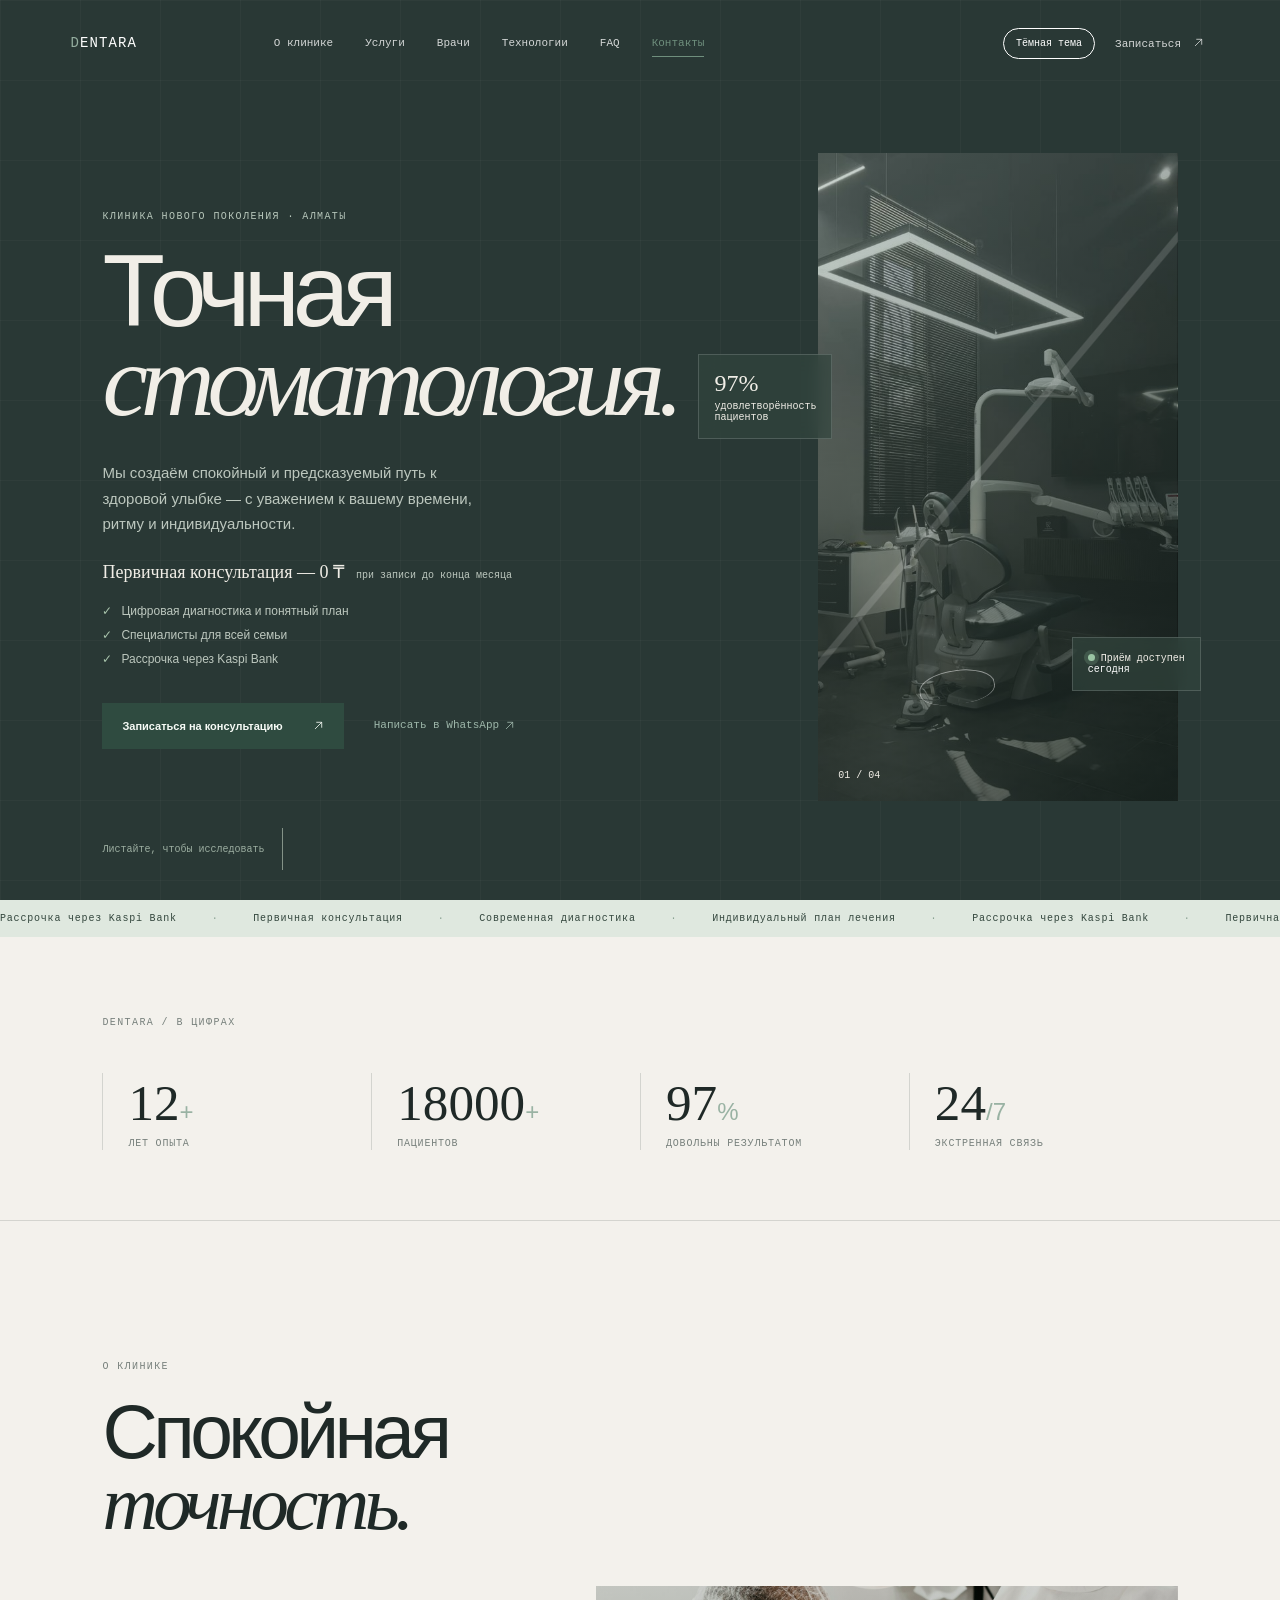
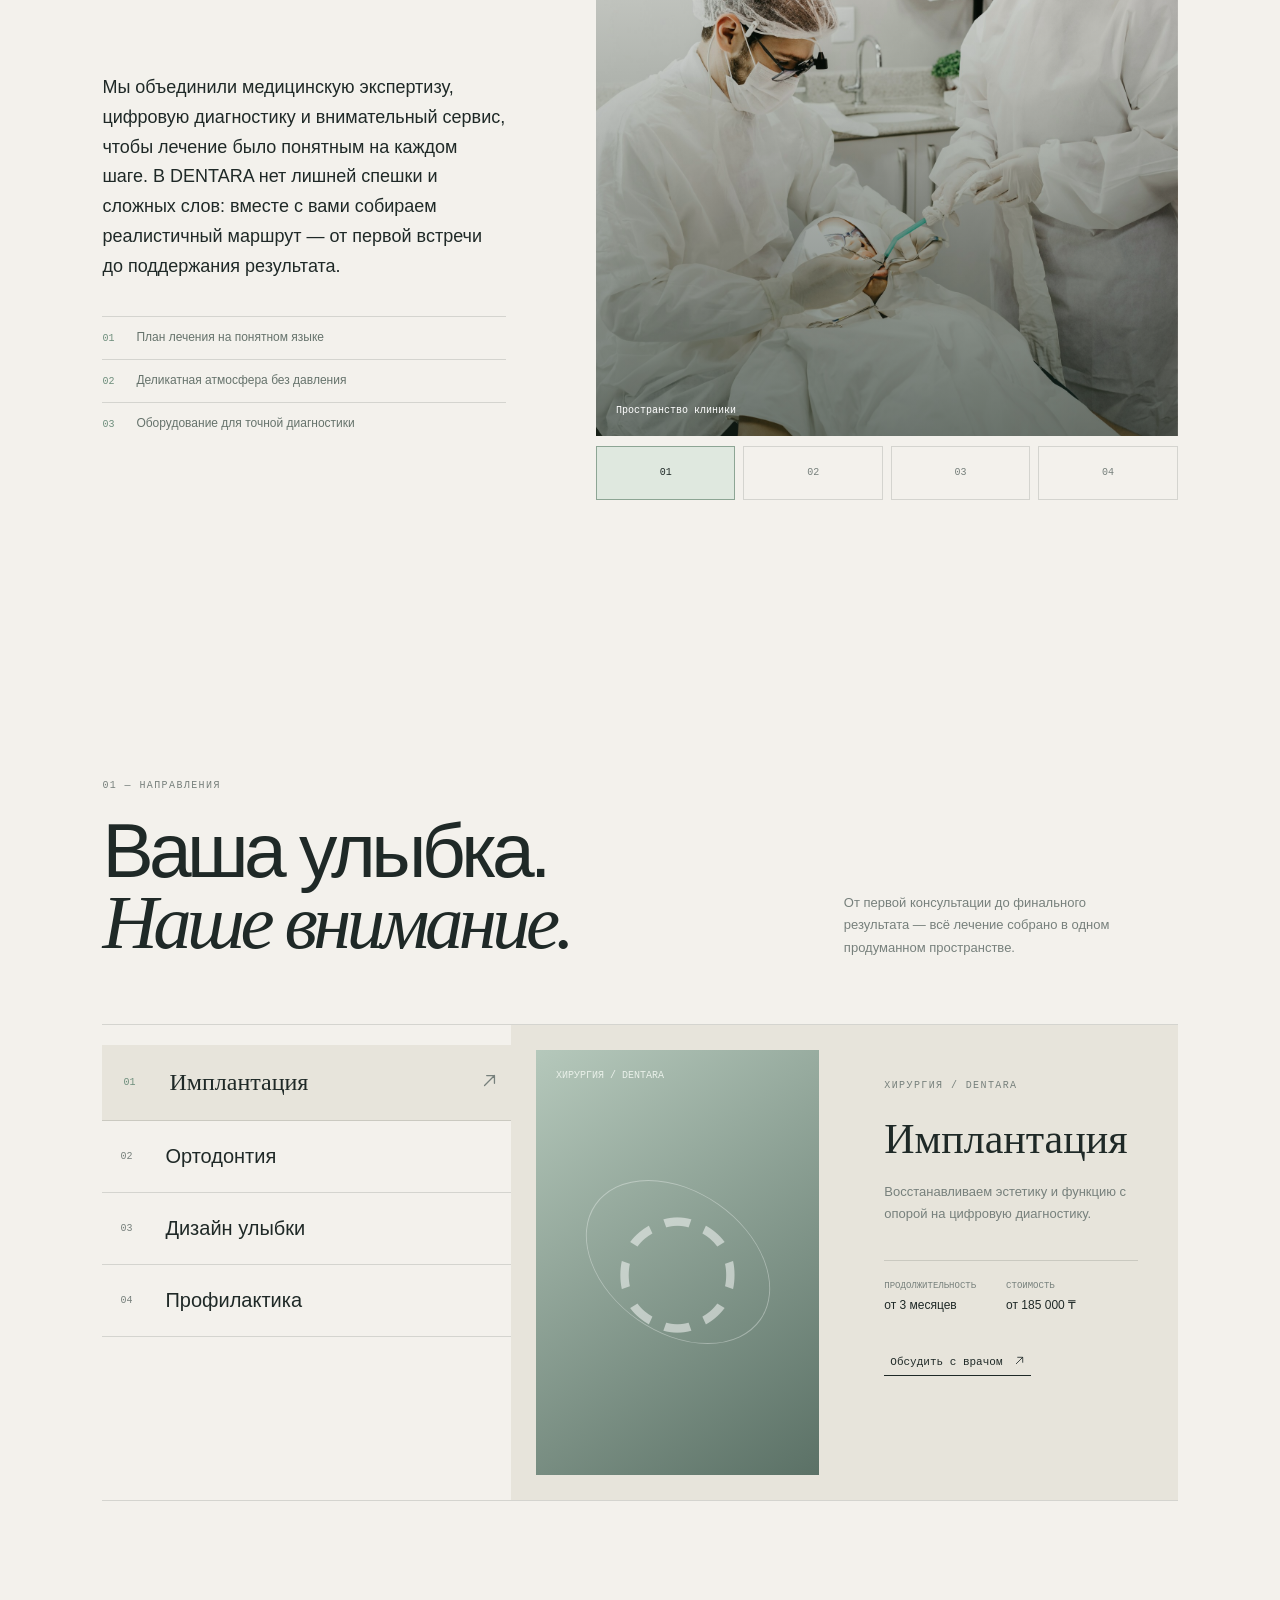
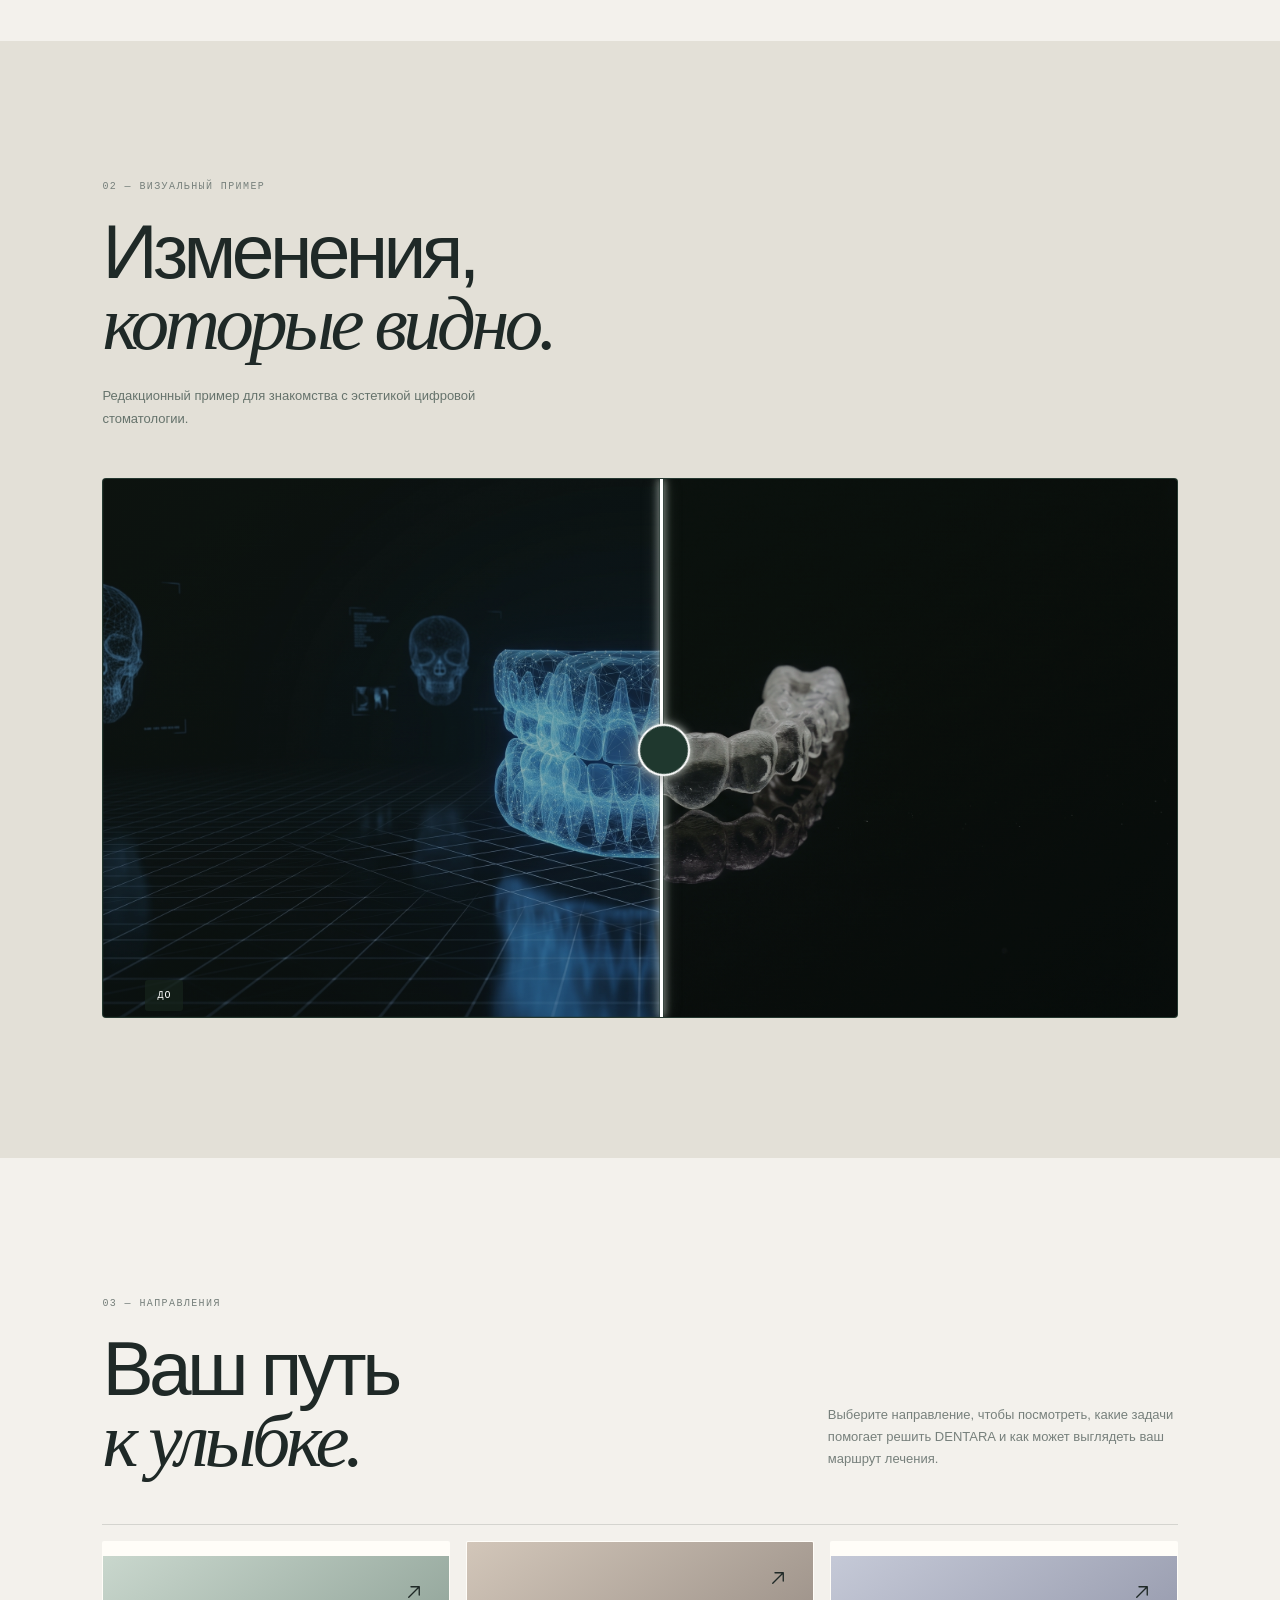
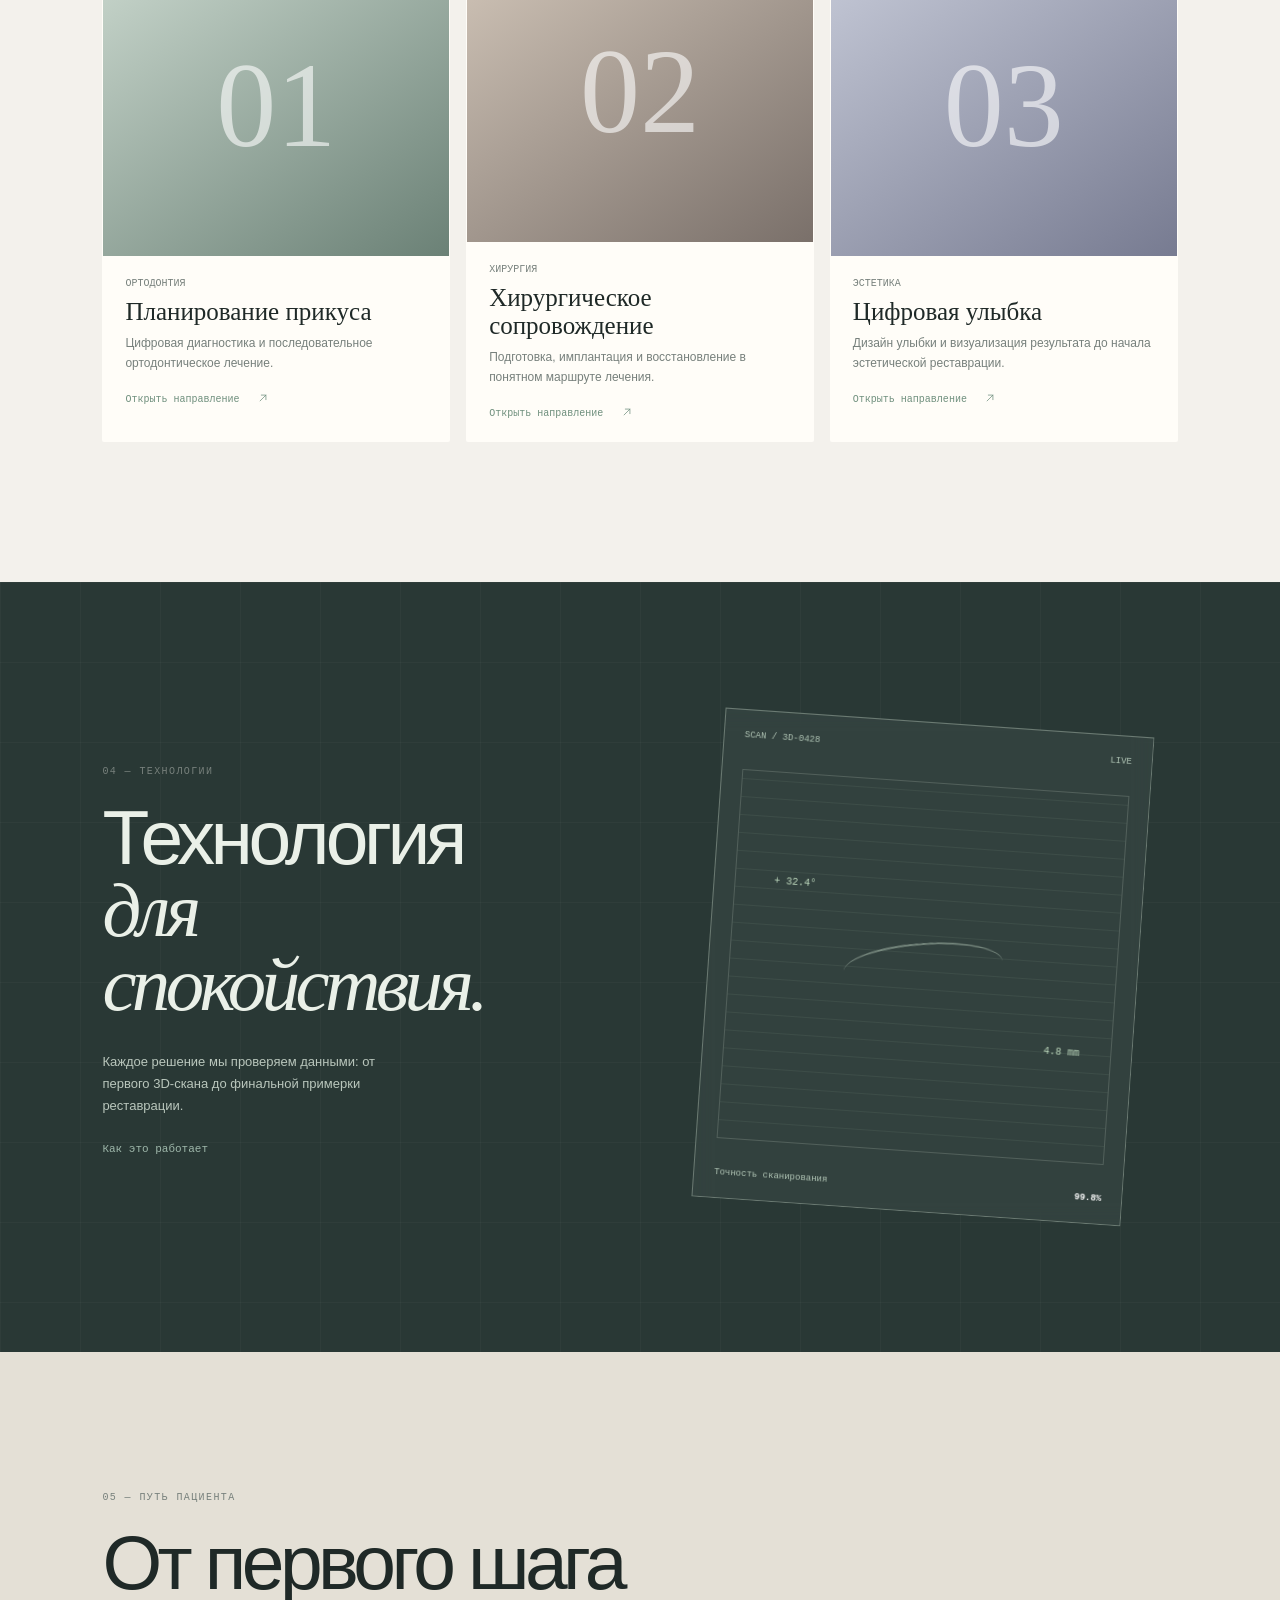
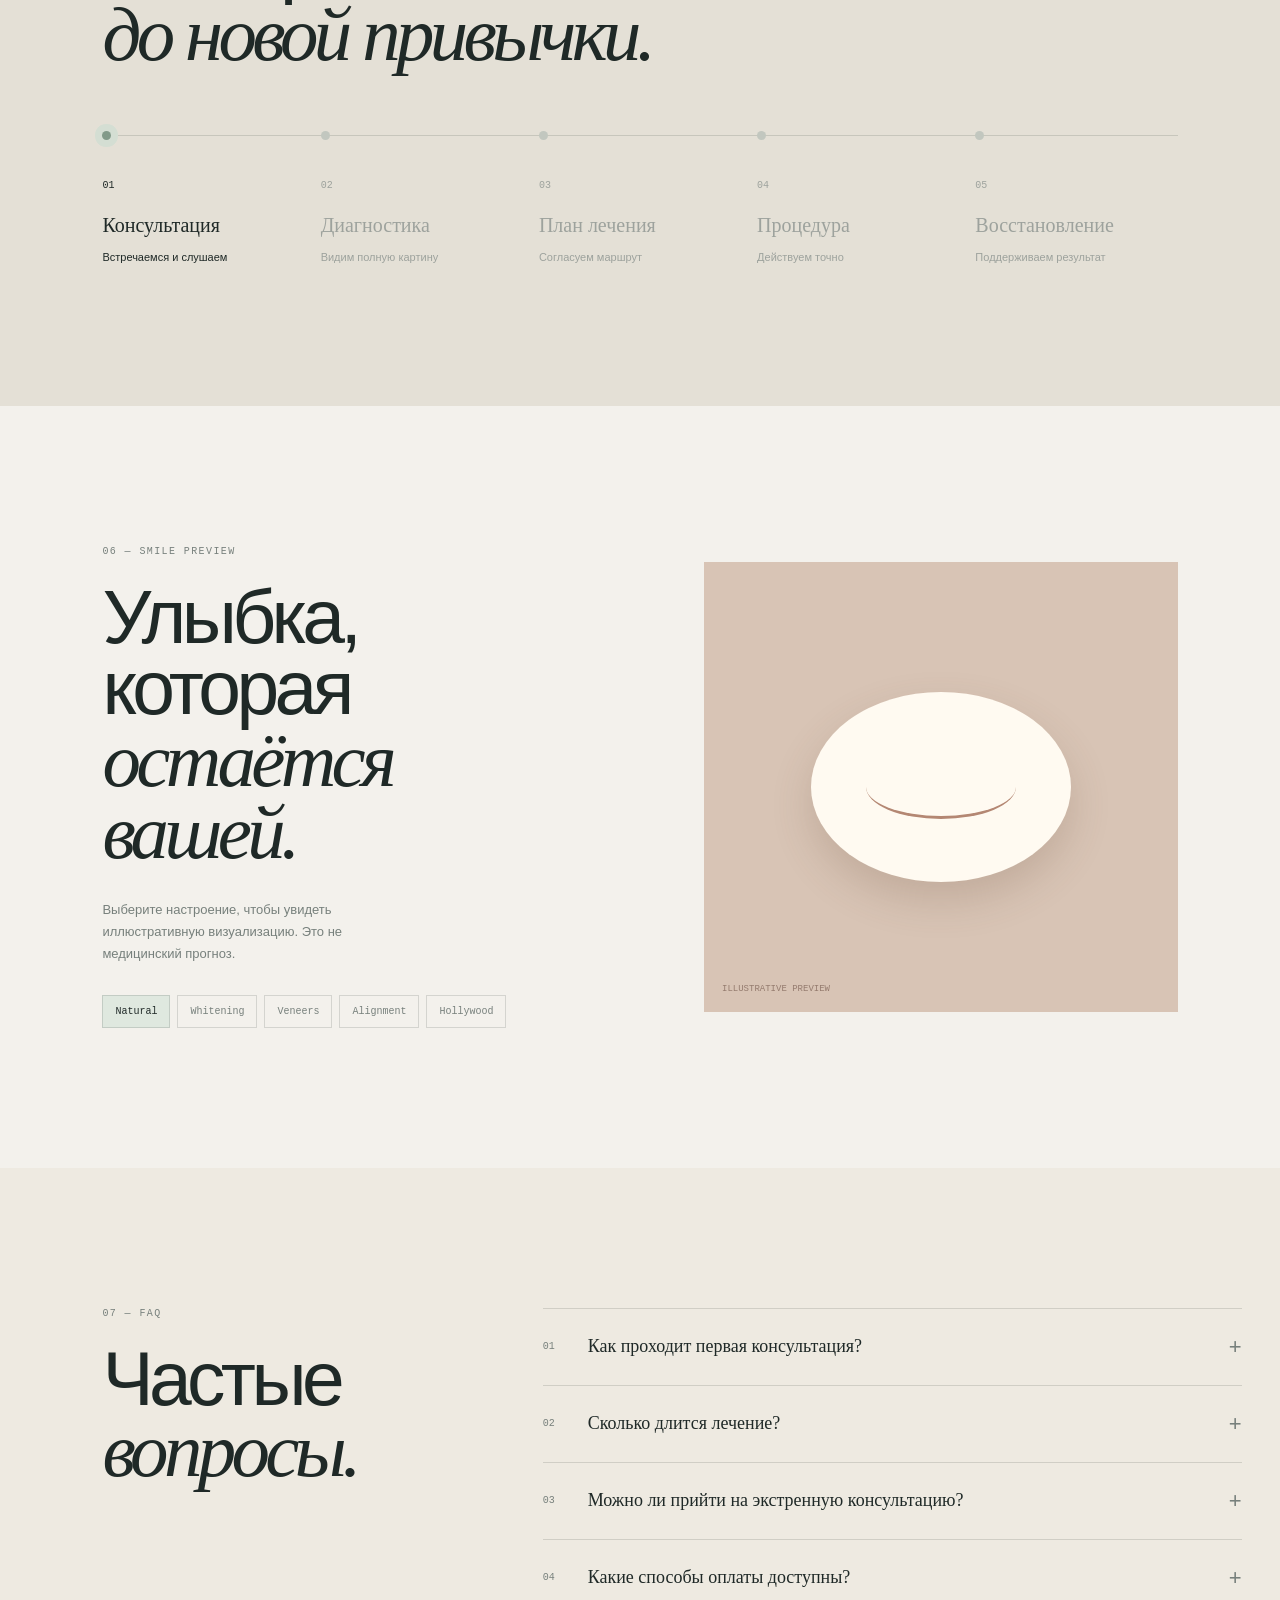
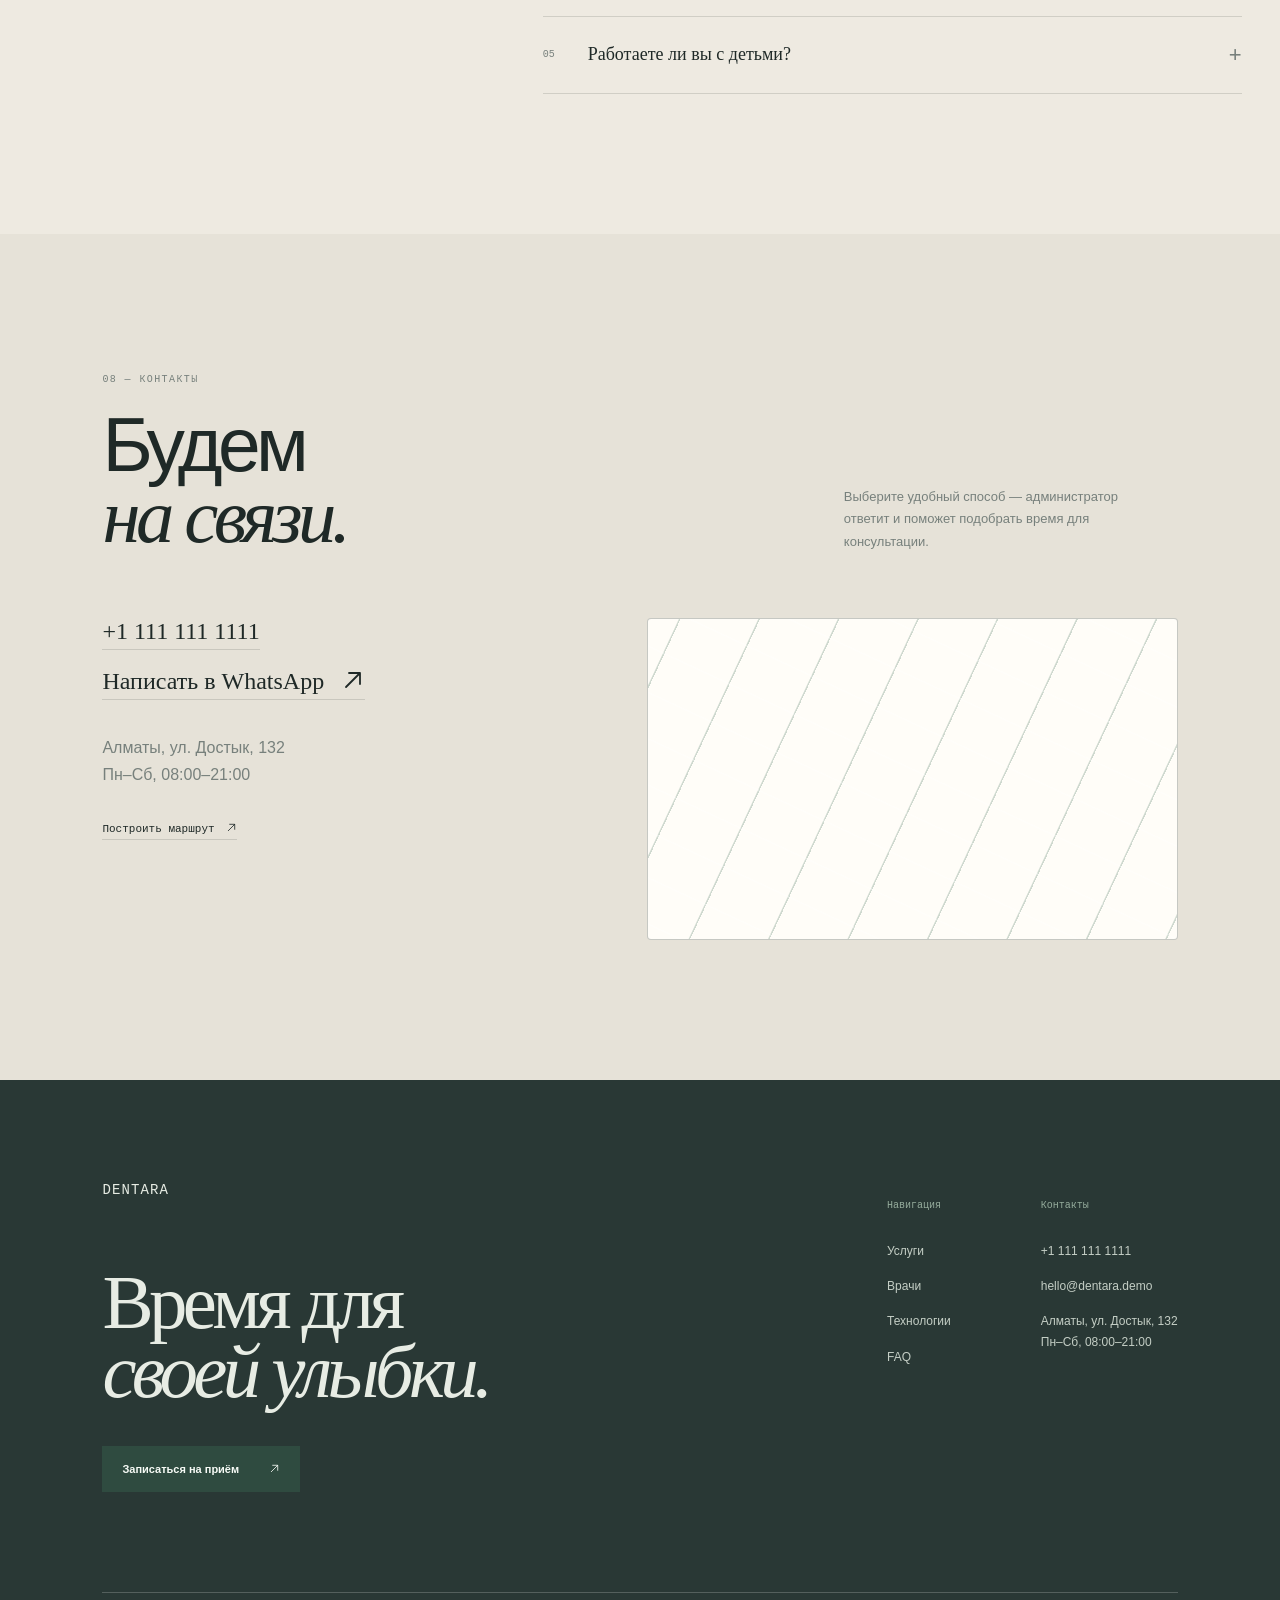
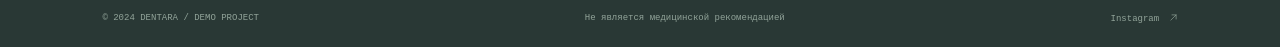
<file: index.html>
<!doctype html><html lang="ru"><head><meta charset="UTF-8"><meta name="viewport" content="width=device-width,initial-scale=1"><meta name="description" content="DENTARA — точная стоматология, спроектированная вокруг вас."><title>DENTARA — Точная стоматология</title><link rel="stylesheet" href="styles.css?v=31b51ff"></head><body>
<header class="nav"><a class="brand" href="#top">DENTARA</a><nav><a href="#about">О клинике</a><a href="#services">Услуги</a><a href="#doctors">Врачи</a><a href="#technology">Технологии</a><a href="#faq">FAQ</a><a href="#contacts">Контакты</a></nav><button class="theme-toggle" type="button" data-theme-toggle aria-label="Переключить тему">Тёмная тема</button><button class="nav-cta" data-book>Записаться <svg class="icon-arrow" aria-hidden="true" viewBox="0 0 24 24" focusable="false"><path d="M5 19 19 5M8 5h11v11"/></svg></button><button class="hamb" aria-label="Открыть меню"><i></i><i></i></button></header>
<aside class="mobile-menu"><div class="mobile-head"><span class="brand">DENTARA</span><button class="close-menu">×</button></div><nav><a href="#about">О клинике <b><svg class="icon-arrow" aria-hidden="true" viewBox="0 0 24 24" focusable="false"><path d="M5 19 19 5M8 5h11v11"/></svg></b></a><a href="#services">Услуги <b><svg class="icon-arrow" aria-hidden="true" viewBox="0 0 24 24" focusable="false"><path d="M5 19 19 5M8 5h11v11"/></svg></b></a><a href="#doctors">Врачи <b><svg class="icon-arrow" aria-hidden="true" viewBox="0 0 24 24" focusable="false"><path d="M5 19 19 5M8 5h11v11"/></svg></b></a><a href="#technology">Технологии <b><svg class="icon-arrow" aria-hidden="true" viewBox="0 0 24 24" focusable="false"><path d="M5 19 19 5M8 5h11v11"/></svg></b></a><a href="#journey">Путь пациента <b><svg class="icon-arrow" aria-hidden="true" viewBox="0 0 24 24" focusable="false"><path d="M5 19 19 5M8 5h11v11"/></svg></b></a><a href="#faq">FAQ <b><svg class="icon-arrow" aria-hidden="true" viewBox="0 0 24 24" focusable="false"><path d="M5 19 19 5M8 5h11v11"/></svg></b></a><a href="#contacts">Контакты <b><svg class="icon-arrow" aria-hidden="true" viewBox="0 0 24 24" focusable="false"><path d="M5 19 19 5M8 5h11v11"/></svg></b></a></nav><button class="btn" data-book>Записаться на приём <svg class="icon-arrow" aria-hidden="true" viewBox="0 0 24 24" focusable="false"><path d="M5 19 19 5M8 5h11v11"/></svg></button></aside>
<main id="top"><section class="hero"><div class="grid"></div><div class="hero-copy reveal"><p class="eyebrow">Клиника нового поколения <span>·</span> Алматы</p><h1>Точная<br><em>стоматология.</em></h1><p>Мы создаём спокойный и предсказуемый путь к здоровой улыбке — с уважением к вашему времени, ритму и индивидуальности.</p><div class="offer"><b>Первичная консультация — 0 ₸</b><span>при записи до конца месяца</span></div><ul class="hero-benefits"><li>Цифровая диагностика и понятный план</li><li>Специалисты для всей семьи</li><li>Рассрочка через Kaspi Bank</li></ul><div class="actions"><button class="btn" data-book>Записаться на консультацию <svg class="icon-arrow" aria-hidden="true" viewBox="0 0 24 24" focusable="false"><path d="M5 19 19 5M8 5h11v11"/></svg></button><a href="https://wa.me/111111111111" class="text-link">Написать в WhatsApp <svg class="icon-arrow" aria-hidden="true" viewBox="0 0 24 24" focusable="false"><path d="M5 19 19 5M8 5h11v11"/></svg></a></div></div><div class="hero-art"><div class="portrait"><span class="portrait-mark" aria-hidden="true"></span><small>01 / 04</small></div><div class="float stat"><b>97%</b>удовлетворённость<br>пациентов</div><div class="float available"><span class="status-dot" aria-hidden="true"></span> Приём доступен<br><b>сегодня</b></div></div><div class="scroll">Листайте, чтобы исследовать <i></i></div></section><div class="marquee"><div>Рассрочка через Kaspi Bank <i>·</i> Первичная консультация <i>·</i> Современная диагностика <i>·</i> Индивидуальный план лечения <i>·</i> Рассрочка через Kaspi Bank <i>·</i> Первичная консультация <i>·</i></div></div>
<section class="metrics"><p class="label">DENTARA / В ЦИФРАХ</p><div class="metric-grid"> <div><b data-count="12">0<small>+</small></b><span>лет опыта</span></div><div><b data-count="18000">0<small>+</small></b><span>пациентов</span></div><div><b data-count="97">0<small>%</small></b><span>довольны результатом</span></div><div><b data-count="24">0<small>/7</small></b><span>экстренная связь</span></div></div></section>
<section id="about" class="section about"><div class="section-head"><div><p class="eyebrow">О клинике</p><h2>Спокойная<br><em>точность.</em></h2></div></div><div class="about-grid"><div class="about-copy"><p>Мы объединили медицинскую экспертизу, цифровую диагностику и внимательный сервис, чтобы лечение было понятным на каждом шаге. В DENTARA нет лишней спешки и сложных слов: вместе с вами собираем реалистичный маршрут — от первой встречи до поддержания результата.</p><div class="about-points"><span><b>01</b>План лечения на понятном языке</span><span><b>02</b>Деликатная атмосфера без давления</span><span><b>03</b>Оборудование для точной диагностики</span></div></div><div class="gallery"><div class="gallery-main" data-gallery-main><span>Пространство клиники</span></div><div class="gallery-thumbs"><button class="active" data-gallery="0">01</button><button data-gallery="1">02</button><button data-gallery="2">03</button><button data-gallery="3">04</button></div></div></div></section>
<section id="services" class="section"><div class="section-head"><div><p class="eyebrow">01 — Направления</p><h2>Ваша улыбка.<br><em>Наше внимание.</em></h2></div><p>От первой консультации до финального результата — всё лечение собрано в одном продуманном пространстве.</p></div><div class="services"><div class="service-list"></div><div class="service-detail"><div class="service-visual"><span>ХИРУРГИЯ / DENTARA</span><b>◌</b></div><div class="detail-copy"><p class="eyebrow">Хирургия / DENTARA</p><h3>Имплантация</h3><p>Восстанавливаем эстетику и функцию с опорой на цифровую диагностику.</p><div class="meta"><span><small>Продолжительность</small>от 3 месяцев</span><span><small>Стоимость</small>от 185 000 ₸</span></div><button class="arrow" data-book>Обсудить с врачом <svg class="icon-arrow" aria-hidden="true" viewBox="0 0 24 24" focusable="false"><path d="M5 19 19 5M8 5h11v11"/></svg></button></div></div></div></section>
<section class="section case"><div class="section-head"><div><p class="eyebrow">02 — Визуальный пример</p><h2>Изменения,<br><em>которые видно.</em></h2><p class="section-support">Редакционный пример для знакомства с эстетикой цифровой стоматологии.</p></div></div><div class="compare"><div class="after"><div class="compare-media" role="img" aria-label="Изображение после лечения"></div><strong>ПОСЛЕ</strong></div><div class="before"><div class="compare-media" role="img" aria-label="Изображение до лечения"></div><strong>ДО</strong></div><input type="range" min="0" max="100" value="52" aria-label="Сравнить изображения до и после"><i class="handle" aria-hidden="true"></i></div></section>
<section id="doctors" class="section doctors"><div class="section-head"><div><p class="eyebrow">03 — Направления</p><h2>Ваш путь<br><em>к улыбке.</em></h2></div><p>Выберите направление, чтобы посмотреть, какие задачи помогает решить DENTARA и как может выглядеть ваш маршрут лечения.</p></div><div class="doctor-grid"></div></section>
<section id="technology" class="tech"><div class="grid"></div><div class="tech-copy"><p class="eyebrow">04 — Технологии</p><h2>Технология<br><em>для спокойствия.</em></h2><p>Каждое решение мы проверяем данными: от первого 3D-скана до финальной примерки реставрации.</p><a href="#journey" class="text-link">Как это работает </a></div><div class="console"><div>SCAN / 3D-0428 <span>LIVE</span></div><div class="scan"><span class="scan-mark" aria-hidden="true"></span><i>+ 32.4°</i><b>4.8 mm</b></div><div>Точность сканирования <strong>99.8%</strong></div></div></section>
<section id="journey" class="section journey"><div class="section-head"><div><p class="eyebrow">05 — Путь пациента</p><h2>От первого шага<br><em>до новой привычки.</em></h2></div></div><div class="journey-grid"></div></section>
<section class="section smile"><div><p class="eyebrow">06 — Smile preview</p><h2>Улыбка, которая<br><em>остаётся вашей.</em></h2><p>Выберите настроение, чтобы увидеть иллюстративную визуализацию. Это не медицинский прогноз.</p><div class="tabs"></div></div><div class="smile-preview"><span class="smile-mark" aria-hidden="true"></span><small>ILLUSTRATIVE PREVIEW</small></div></section>
<section id="faq" class="section faq"><div><p class="eyebrow">07 — FAQ</p><h2>Частые<br><em>вопросы.</em></h2></div><div class="faq-list"></div></section><section id="contacts" class="section contacts"><div class="section-head"><div><p class="eyebrow">08 — Контакты</p><h2>Будем<br><em>на связи.</em></h2></div><p>Выберите удобный способ — администратор ответит и поможет подобрать время для консультации.</p></div><div class="contact-grid"><div class="contact-info"><a href="tel:+111111111111">+1 111 111 1111</a><a href="https://wa.me/111111111111">Написать в WhatsApp <svg class="icon-arrow" aria-hidden="true" viewBox="0 0 24 24" focusable="false"><path d="M5 19 19 5M8 5h11v11"/></svg></a><p>Алматы, ул. Достык, 132<br>Пн–Сб, 08:00–21:00</p><a class="route" href="https://www.google.com/maps/search/?api=1&query=Almaty+Dostyk+132" target="_blank">Построить маршрут <svg class="icon-arrow" aria-hidden="true" viewBox="0 0 24 24" focusable="false"><path d="M5 19 19 5M8 5h11v11"/></svg></a></div><div class="map-card"><iframe title="Карта расположения DENTARA" loading="lazy" referrerpolicy="no-referrer-when-downgrade" src="https://www.google.com/maps?q=43.2389,76.8897&amp;z=16&amp;output=embed"></iframe></div></div></section></main>
<footer><div class="footer-top"><div><span class="brand">DENTARA</span><h2>Время для<br><em>своей улыбки.</em></h2><button class="btn" data-book>Записаться на приём <svg class="icon-arrow" aria-hidden="true" viewBox="0 0 24 24" focusable="false"><path d="M5 19 19 5M8 5h11v11"/></svg></button></div><div class="footer-links"><div><small>Навигация</small><a href="#services">Услуги</a><a href="#doctors">Врачи</a><a href="#technology">Технологии</a><a href="#faq">FAQ</a></div><div><small>Контакты</small><a href="tel:+111111111111">+1 111 111 1111</a><a href="mailto:hello@dentara.demo">hello@dentara.demo</a><p>Алматы, ул. Достык, 132<br>Пн–Сб, 08:00–21:00</p></div></div></div><div class="footer-bottom">© 2024 DENTARA / DEMO PROJECT <span>Не является медицинской рекомендацией</span><span>Instagram <svg class="icon-arrow" aria-hidden="true" viewBox="0 0 24 24" focusable="false"><path d="M5 19 19 5M8 5h11v11"/></svg></span></div></footer>
<div class="modal-layer" id="doctor-modal"><div class="modal doctor-modal" role="dialog" aria-modal="true" aria-labelledby="direction-title"><button class="x" type="button" aria-label="Закрыть">×</button><div class="modal-avatar" aria-hidden="true"></div><p class="eyebrow"></p><h2 id="direction-title"></h2><p class="bio"></p><div class="facts"><span><small>Фокус направления</small></span><span><small>Формат</small>Индивидуальный план</span></div><button class="btn" data-book>Обсудить направление <svg class="icon-arrow" aria-hidden="true" viewBox="0 0 24 24" focusable="false"><path d="M5 19 19 5M8 5h11v11"/></svg></button></div></div>
<div class="modal-layer" id="booking-modal"><div class="modal booking"><button class="x" type="button" aria-label="Закрыть">×</button><div class="booking-top"><span class="eyebrow">Запись на приём</span><b><em>01</em> / 03</b></div><div class="booking-body"></div><button class="back" type="button"><svg class="icon-arrow icon-arrow-back" aria-hidden="true" viewBox="0 0 24 24" focusable="false"><path d="M19 12H5m7-6-6 6 6 6"/></svg> Назад</button></div></div><div class="toast"></div><script src="script.js?v=31b51ff"></script></body></html>
</file>
<file: styles.css>
:root{--ink:#1f2927;--muted:#77807c;--paper:#f3f1ec;--line:#1f292725;--dark:#293835;--sage:#9eb7aa;--serif:'Playfair Display',serif;--sans:Manrope,sans-serif;--mono:'DM Mono',monospace}*{box-sizing:border-box}html{scroll-behavior:smooth}body{margin:0;background:var(--paper);color:var(--ink);font-family:var(--sans)}a{text-decoration:none;color:inherit}button{font:inherit;border:0;background:none;cursor:pointer;color:inherit}.brand{font:14px var(--mono);letter-spacing:.08em}.brand:first-letter{color:#94ad9f}.nav{height:86px;position:fixed;z-index:10;top:0;width:100%;padding:0 5.5vw;display:flex;align-items:center;justify-content:space-between;color:#fff;transition:.4s}.nav.scrolled{height:66px;background:#f3f1ecee;color:var(--ink);backdrop-filter:blur(16px);box-shadow:0 1px 0 var(--line)}.nav nav{display:flex;gap:32px;margin-left:12%}.nav nav a,.nav-cta{font:11px var(--mono);opacity:.8}.hamb{display:none}.mobile-menu{display:none}.hero{min-height:100vh;padding:140px 8vw 80px;background:var(--hero-bg);color:var(--hero-text);position:relative;overflow:hidden;display:flex;align-items:center}.grid{position:absolute;inset:0;background:linear-gradient(var(--hero-grid) 1px,transparent 1px),linear-gradient(90deg,var(--hero-grid) 1px,transparent 1px);background-size:80px 80px;opacity:.4}.hero-copy{z-index:1;position:relative;width:53%}.eyebrow{font:10px var(--mono);letter-spacing:.14em;text-transform:uppercase;color:var(--muted);margin:0 0 24px}.hero .eyebrow{color:var(--hero-eyebrow)}.hero h1{font-size:clamp(66px,8vw,128px);line-height:.87;letter-spacing:-.07em;font-weight:500;margin:0 0 35px}.hero em,h2 em,h3{font-family:var(--serif);font-weight:500}.hero-copy>p:not(.eyebrow){max-width:390px;font-size:14px;line-height:1.7;color:var(--hero-muted)}.actions{display:flex;align-items:center;gap:30px;margin-top:32px}.btn{display:inline-flex;gap:25px;align-items:center;background:#d7e0d5;color:var(--ink);padding:17px 20px;font-size:11px;font-weight:600;transition:.25s}.btn:hover{background:#fff;transform:translateY(-2px)}.text-link{font:11px var(--mono);color:#9eb7aa}.hero-art{position:absolute;right:8vw;top:17%;width:36vw;height:72vh;min-height:480px}.portrait{position:absolute;right:0;width:78%;height:100%;background:linear-gradient(145deg,#899c91,#25332f 60%,#14201d);overflow:hidden}.portrait:before{content:'';position:absolute;inset:0;background:radial-gradient(ellipse at 51% 29%,#dac7b6 0 10%,transparent 10.5%),radial-gradient(ellipse at 49% 28%,#252c29 0 18%,transparent 18.5%),linear-gradient(130deg,transparent 47%,#ffffff25 47.2% 48%,transparent 48.2%)}.portrait span{position:absolute;bottom:15%;left:28%;font:210px var(--serif);color:#ffffff1e}.portrait small{position:absolute;bottom:20px;left:20px;font:10px var(--mono)}.float{position:absolute;background:#32453eaa;border:1px solid #ffffff27;padding:15px;font:10px var(--mono);backdrop-filter:blur(8px)}.float b{display:block;font:24px var(--serif);margin-bottom:4px}.stat{top:31%;left:-4%}.available{right:-5%;bottom:17%}.available b{font:inherit;display:inline;color:#fff}.scroll{position:absolute;bottom:30px;left:8vw;font:10px var(--mono);color:#9caea1;display:flex;gap:18px;align-items:center}.scroll i{height:42px;width:1px;background:#839287}.metrics{padding:70px 8vw;border-bottom:1px solid var(--line)}.label{font:10px var(--mono);letter-spacing:.14em;color:var(--muted);margin-bottom:45px}.metric-grid{display:grid;grid-template-columns:repeat(4,1fr)}.metric-grid>div{border-left:1px solid var(--line);padding-left:25px}.metric-grid b{font:500 clamp(42px,4vw,64px) var(--serif);display:block}.metric-grid b small{font:24px var(--sans);color:#99b2a3}.metric-grid span{font:10px var(--mono);letter-spacing:.08em;color:var(--muted);text-transform:uppercase}.section{padding:140px 8vw}.section-head{display:flex;justify-content:space-between;align-items:end;margin-bottom:65px}.section h2{font:500 clamp(50px,6vw,88px) var(--sans);line-height:.93;letter-spacing:-.06em;margin:0}.section-head>p{max-width:280px;color:var(--muted);font-size:13px;line-height:1.7;margin:0 5% 0 0}.services{display:grid;grid-template-columns:38% 62%;border-top:1px solid var(--line);border-bottom:1px solid var(--line)}.service-list{padding-top:20px}.service-item{display:grid;grid-template-columns:45px 1fr 20px;width:100%;padding:24px 18px;border-bottom:1px solid var(--line);text-align:left;align-items:center}.service-item.active{background:#e7e4db}.service-item span,.service-item i{font:10px var(--mono);color:var(--muted);font-style:normal}.service-item b{font-size:20px;font-weight:500}.service-item.active b{font:500 24px var(--serif)}.service-item i{opacity:0;font-size:17px}.service-item.active i{opacity:1}.service-detail{background:#e7e4db;display:grid;grid-template-columns:1fr 1fr}.service-visual{margin:25px;background:linear-gradient(145deg,#b5c8bb,#5b7166);min-height:425px;display:grid;place-items:center;position:relative;overflow:hidden}.service-visual:after{content:'';position:absolute;width:200px;height:200px;border:1px solid #ffffff55;border-radius:50%;transform:rotate(35deg) scaleY(.7)}.service-visual span{position:absolute;top:20px;left:20px;color:#e9f0e9;font:10px var(--mono)}.service-visual b{font:150px var(--serif);color:#ffffff82;z-index:1}.detail-copy{padding:55px 40px}.detail-copy h3{font-size:42px;margin:0 0 18px}.detail-copy>p:not(.eyebrow){font-size:13px;line-height:1.7;color:var(--muted)}.meta{display:flex;gap:30px;border-top:1px solid var(--line);padding-top:20px;margin-top:35px;font-size:12px}.meta small,.facts small{display:block;color:var(--muted);font:9px var(--mono);margin-bottom:7px;text-transform:uppercase}.arrow{margin-top:42px;border-bottom:1px solid;font:11px var(--mono);padding-bottom:7px}.case{background:#e3e0d7}.compare{height:540px;position:relative;overflow:hidden;background:#b8a497}.before,.after{position:absolute;inset:0;display:flex;align-items:end;padding:24px;color:#fff;font:10px var(--mono)}.after{background:linear-gradient(145deg,#c3d3c5,#71877b)}.before{background:linear-gradient(145deg,#b79f91,#735f54);clip-path:inset(0 48% 0 0)}.compare span{position:absolute;inset:0;display:grid;place-items:center;font:220px var(--serif);color:#ffffff50}.compare input{position:absolute;inset:0;width:100%;height:100%;opacity:0;z-index:2;cursor:ew-resize}.handle{position:absolute;z-index:1;top:0;bottom:0;left:52%;border-left:1px solid #fff;color:var(--ink);font:18px sans-serif;font-style:normal}.handle:after{content:'';position:absolute;top:50%;left:-24px;width:48px;height:48px;border-radius:50%;background:#f4f1ec;display:grid;place-items:center}.handle{display:flex;align-items:center;justify-content:center}.doctor-grid{display:grid;grid-template-columns:repeat(3,1fr);gap:22px}.doctor-card{text-align:left}.doctor-avatar{height:420px;display:grid;place-items:center;position:relative;overflow:hidden}.doctor-avatar span{font:120px var(--serif);color:#fff9;transition:.4s}.doctor-card:hover .doctor-avatar span{transform:scale(1.08)}.doctor-avatar i{position:absolute;right:18px;top:18px;font-style:normal;font-size:18px}.doctor-info{padding:18px 0}.doctor-info small{font:10px var(--mono);color:var(--muted)}.doctor-info h3{font-size:25px;margin:8px 0}.doctor-info p{font-size:11px;color:var(--muted);margin:0}.tech{min-height:700px;background:var(--dark);color:#eaf0e8;position:relative;padding:140px 8vw;display:flex;align-items:center;gap:12vw;overflow:hidden}.tech-copy{position:relative;z-index:1;width:42%}.tech h2{font:500 clamp(50px,6vw,86px) var(--sans);line-height:.94;letter-spacing:-.06em;margin:0 0 30px}.tech-copy>p:not(.eyebrow){color:#b9c6bc;font-size:13px;line-height:1.7;max-width:310px}.console{position:relative;z-index:1;width:430px;height:490px;border:1px solid #dceddc55;background:#dbe8dc0c;padding:20px;backdrop-filter:blur(10px);transform:rotate(4deg);font:9px var(--mono);color:#afc4b4;display:flex;flex-direction:column;justify-content:space-between}.console>div:first-child,.console>div:last-child{display:flex;justify-content:space-between}.console strong{color:#fff}.scan{height:370px;border:1px solid #dceddc2e;display:grid;place-items:center;position:relative;font:180px var(--serif);color:#d5ecd766;overflow:hidden}.scan:after{content:'';position:absolute;inset:0;background:repeating-linear-gradient(0deg,transparent 0 17px,#b4dcb928 18px);animation:scan 4s linear infinite}.scan i,.scan b{position:absolute;font:10px var(--mono);color:#bfdbbf}.scan i{top:28%;left:10%}.scan b{bottom:28%;right:8%}.journey{background:#e4e0d6}.journey-grid{display:grid;grid-template-columns:repeat(5,1fr);border-top:1px solid var(--line);padding-top:38px;gap:16px}.journey-step{position:relative;color:#9da29d}.journey-step:before{content:'';position:absolute;width:9px;height:9px;border-radius:50%;background:#c2c7bf;top:-43px}.journey-step.active{color:var(--ink)}.journey-step.active:before{background:#829a89;box-shadow:0 0 0 7px #d4ded3}.journey-step span{font:10px var(--mono)}.journey-step b{display:block;font:20px var(--serif);margin:22px 0 10px}.journey-step small{font-size:11px;line-height:1.5}.smile{display:grid;grid-template-columns:1fr 1fr;gap:10vw;align-items:center}.smile>div>p:not(.eyebrow){color:var(--muted);font-size:13px;line-height:1.7;max-width:310px;margin:30px 0}.tabs{display:flex;gap:7px;flex-wrap:wrap}.tabs button{padding:10px 12px;border:1px solid var(--line);font:10px var(--mono);color:var(--muted)}.tabs button.active{background:#dfe8df;color:var(--ink)}.smile-preview{height:450px;background:#d8c4b5;display:grid;place-items:center;position:relative;transition:.4s}.smile-preview:before{content:'';position:absolute;width:260px;height:190px;background:#fffaf1;border-radius:50%;box-shadow:0 18px 40px #6b493633}.smile-preview span{position:relative;font:180px var(--serif);color:#b48773}.smile-preview small{position:absolute;bottom:18px;left:18px;font:9px var(--mono);color:#947b6e}.faq{display:grid;grid-template-columns:35% 65%;gap:5vw;background:#eeeae1}.faq-list{border-top:1px solid var(--line)}.faq-item{border-bottom:1px solid var(--line)}.faq-q{width:100%;padding:25px 0;display:grid;grid-template-columns:45px 1fr 25px;text-align:left;align-items:center}.faq-q span,.faq-q i{font:10px var(--mono);color:var(--muted)}.faq-q b{font:18px var(--serif);font-weight:500}.faq-q i{text-align:right;font:22px sans-serif}.faq-a{padding:0 50px 20px 45px;color:var(--muted);font-size:12px;line-height:1.7}footer{background:var(--dark);color:#e7ece4;padding:100px 8vw 25px}.footer-top{display:flex;justify-content:space-between}.footer-top h2{font:500 clamp(55px,6vw,88px) var(--serif);line-height:.9;letter-spacing:-.06em;margin:70px 0 40px}.footer-links{display:flex;gap:90px;padding-top:20px}.footer-links div{display:flex;flex-direction:column;gap:15px}.footer-links small{font:10px var(--mono);color:#96ad9d;margin-bottom:15px}.footer-links a,.footer-links p{font-size:12px;color:#c4cec5;line-height:1.7;margin:0}.footer-bottom{border-top:1px solid #ffffff33;margin-top:100px;padding-top:20px;font:9px var(--mono);color:#91a399;display:flex;justify-content:space-between}.modal-layer{display:none;position:fixed;z-index:30;inset:0;background:#1d282d99;backdrop-filter:blur(8px);place-items:center;padding:20px}.modal-layer.open{display:grid}.modal{background:var(--paper);padding:40px;position:relative;max-width:520px;width:100%;box-shadow:0 25px 80px #0003}.x{position:absolute;right:20px;top:14px;font-size:28px;color:var(--muted)}.modal-avatar{height:180px;display:grid;place-items:center;font:85px var(--serif);color:#fff9;margin-bottom:30px}.doctor-modal h2,.booking h2{font:500 45px var(--serif);line-height:.95;margin:0 0 20px}.bio{font-size:13px;color:var(--muted);line-height:1.7}.facts{display:flex;gap:45px;padding:20px 0 30px;border-top:1px solid var(--line);font-size:12px;margin-top:25px}.booking{max-width:620px;min-height:530px}.booking-top{display:flex;justify-content:space-between;margin-bottom:55px}.booking-top b{font:24px var(--serif)}.booking-top em{font-style:normal;color:#789184}.choice-grid{display:grid;grid-template-columns:1fr 1fr;gap:10px;margin:35px 0}.choice-grid button{border:1px solid var(--line);padding:20px;text-align:left;font:14px var(--serif);display:flex;justify-content:space-between}.choice-grid button:hover{background:#e2eadf}.field{display:block;font:10px var(--mono);color:var(--muted);margin:22px 0}.field input{width:100%;display:block;border:0;border-bottom:1px solid var(--line);background:transparent;padding:11px 0;outline:0}.back{position:absolute;bottom:28px;left:40px;color:var(--muted);font:10px var(--mono)}.toast{position:fixed;z-index:40;bottom:25px;left:50%;transform:translateX(-50%);padding:15px 20px;background:var(--dark);color:#fff;font:11px var(--mono);display:none}.toast.show{display:block}@keyframes scan{to{transform:translateY(35px)}}@media(max-width:800px){.nav{height:70px;padding:0 7vw}.nav nav,.nav-cta{display:none}.hamb{display:flex;flex-direction:column;gap:6px}.hamb i{width:25px;height:1px;background:currentColor}.mobile-menu{position:fixed;z-index:20;inset:0;background:var(--dark);color:#fff;padding:25px 7vw;flex-direction:column}.mobile-menu.open{display:flex}.mobile-head{display:flex;justify-content:space-between}.close-menu{font-size:32px;color:#b5c4b8}.mobile-menu nav{margin:13vh 0 8vh}.mobile-menu nav a{display:flex;justify-content:space-between;font:42px var(--serif);padding:17px 0;border-bottom:1px solid #fff2}.mobile-menu nav b{font:14px var(--sans);color:#adc2b2}.hero{min-height:830px;padding:125px 7vw 70px;align-items:flex-start}.hero-copy{width:100%}.hero h1{font-size:19vw}.hero-art{top:auto;bottom:0;right:0;width:75vw;height:45vh;min-height:330px}.hero .actions{flex-direction:column;align-items:flex-start;gap:20px}.scroll{display:none}.metrics{padding:60px 7vw}.metric-grid{grid-template-columns:1fr 1fr;gap:35px 0}.metric-grid>div{padding-left:15px}.section{padding:90px 7vw}.section-head{display:block;margin-bottom:45px}.section-head>p{margin:28px 0 0}.section h2{font-size:54px}.services{display:block}.service-item{padding:19px 8px}.service-item b{font-size:18px}.service-detail{display:block}.service-visual{min-height:250px;margin:12px}.detail-copy{padding:30px 25px 40px}.compare{height:360px}.compare span{font-size:140px}.doctor-grid{grid-template-columns:1fr;gap:35px}.doctor-avatar{height:380px}.tech{display:block;padding:90px 7vw;min-height:850px}.tech-copy{width:100%}.console{width:100%;height:400px;margin-top:60px}.scan{height:280px}.journey-grid{display:block;border:0}.journey-step{border-left:1px solid var(--line);padding:0 0 40px 35px}.journey-step:before{left:-5px;top:0}.journey-step b{margin:10px 0}.smile{display:flex;flex-direction:column;gap:40px}.smile-preview{height:350px;width:100%}.faq{display:block}.faq-list{margin-top:45px}.footer-top{display:block}.footer-links{padding-top:75px;gap:35px}.footer-bottom{display:block;line-height:2.5}.footer-bottom span{display:block}.modal{padding:30px 24px}.booking{min-height:570px}.choice-grid{grid-template-columns:1fr}.back{left:24px}@media(prefers-reduced-motion:reduce){*,*:before,*:after{animation:none!important;transition:none!important;scroll-behavior:auto!important}}}
/* motion refinement */
.reveal{opacity:0;transform:translateY(28px);transition:opacity .7s cubic-bezier(.22,1,.36,1) var(--delay,0ms),transform .7s cubic-bezier(.22,1,.36,1) var(--delay,0ms)}.reveal.seen{opacity:1;transform:none}.service-item{transition:background .45s, color .45s, transform .45s, padding .45s}.service-item:hover{transform:translateX(5px)}.service-item span,.service-item b,.service-item i{transition:transform .45s cubic-bezier(.22,1,.36,1),opacity .35s,filter .35s}.service-item.active span{transform:translateX(3px);color:#6f8f7d}.service-item.active b{transform:translateX(4px)}.service-detail{overflow:hidden}.service-detail.is-switching{animation:serviceShift .52s cubic-bezier(.22,1,.36,1)}.direction-prev{--shift:-18px}.direction-next{--shift:18px}@keyframes serviceShift{0%{opacity:.45;transform:translateX(var(--shift)) scale(.985);filter:blur(4px)}55%{opacity:.9;transform:translateX(calc(var(--shift)*-.25)) scale(1.005);filter:blur(0)}100%{opacity:1;transform:none}}.service-visual b{transition:transform .7s cubic-bezier(.22,1,.36,1),filter .7s}.service-detail.is-switching .service-visual b{transform:scale(1.12) rotate(8deg);filter:blur(2px)}.compare{isolation:isolate}.compare:after{content:none;position:absolute;top:50%;left:50%;transform:translate(-50%,-50%);z-index:1;color:#fff;background:#293835b8;padding:10px 14px;font:9px var(--mono);letter-spacing:.12em;opacity:.75;pointer-events:none;transition:opacity .35s}.compare:has(input:active):after{opacity:0}.handle{transition:left .08s linear,filter .3s,transform .3s;filter:drop-shadow(0 0 calc(4px + 8px * var(--active,0)) #eef7ee)}.handle:after{transition:transform .3s,box-shadow .3s}.compare:has(input:active) .handle{transform:scaleY(1.025)}.compare:has(input:active) .handle:after{transform:scale(1.08);box-shadow:0 0 0 7px #eaf6eb44}.before strong,.after strong{transition:opacity .35s,transform .35s}.compare input:active~.handle~*{}.doctor-card{transition:transform .55s cubic-bezier(.22,1,.36,1),opacity .55s,filter .55s}.doctor-card.selected{transform:translateY(-8px);filter:saturate(1.08)}.doctor-card:not(.selected):has(~.selected),.doctor-card.selected~.doctor-card{opacity:.72}.doctor-avatar span{transition:transform .55s cubic-bezier(.22,1,.36,1),letter-spacing .55s,filter .55s}.doctor-card.selected .doctor-avatar span{transform:scale(1.12);letter-spacing:.04em}.doctor-info small,.doctor-info h3,.doctor-info p{transition:transform .45s cubic-bezier(.22,1,.36,1),opacity .45s}.doctor-card.selected .doctor-info small{transform:translateX(5px)}.doctor-card.selected .doctor-info h3{transform:translateX(8px)}.doctor-card.selected .doctor-info p{transform:translateX(11px)}.faq-item{transition:border-color .35s,background .35s}.faq-item.open{background:#e8e5dc;border-color:#9daf9f}.faq-q i{transition:transform .4s cubic-bezier(.22,1,.36,1),color .3s}.faq-item.open .faq-q i{transform:rotate(180deg);color:#6f8f7d}.faq-a{display:grid;grid-template-rows:0fr;opacity:0;transform:translateY(-8px);padding:0 50px 0 45px;transition:grid-template-rows .55s cubic-bezier(.22,1,.36,1),opacity .4s,transform .55s,padding .55s}.faq-a p{overflow:hidden;margin:0}.faq-item.open .faq-a{grid-template-rows:1fr;opacity:1;transform:none;padding-bottom:20px}.booking-body{overflow:hidden}.booking-body.step-enter{animation:stepIn .48s cubic-bezier(.22,1,.36,1)}@keyframes stepIn{from{opacity:0;transform:translateX(calc(var(--dir) * 28px));filter:blur(3px)}to{opacity:1;transform:none;filter:none}}.booking-body h2,.booking-body .choice-grid,.booking-body .field,.booking-body .confirm{animation:formRise .55s cubic-bezier(.22,1,.36,1) both}.booking-body .choice-grid{animation-delay:.1s}.booking-body .field:nth-of-type(2){animation-delay:.1s}@keyframes formRise{from{opacity:0;transform:translateY(14px)}to{opacity:1;transform:none}}.booking-top b{transition:transform .4s,color .4s}.modal-layer.open .modal{animation:modalIn .55s cubic-bezier(.22,1,.36,1)}@keyframes modalIn{from{opacity:0;transform:translateY(24px) scale(.98)}to{opacity:1;transform:none}}.smile-preview{background:var(--smile-bg,#d8c4b5);transition:background .6s cubic-bezier(.22,1,.36,1)}.smile-preview.smile-change span{animation:smilePop .6s cubic-bezier(.22,1,.36,1)}@keyframes smilePop{0%{opacity:.3;transform:scale(.85) translateY(10px)}100%{opacity:1;transform:none}}.btn,.arrow,.nav a,.text-link,.tabs button,.choice-grid button{transition:transform .3s cubic-bezier(.22,1,.36,1),background .3s,border-color .3s,color .3s}.btn:active,.choice-grid button:active,.tabs button:active{transform:scale(.97)}
@media(prefers-reduced-motion:reduce){*,*:before,*:after{animation:none!important;transition:none!important;scroll-behavior:auto!important}.reveal{opacity:1!important;transform:none!important}.faq-a{display:block!important;opacity:1!important;transform:none!important;padding-bottom:20px!important}.compare:after{display:none!important}}
.offer{display:flex;align-items:baseline;gap:12px;margin:24px 0 16px;color:#e6eee7}.offer b{font:18px var(--serif)}.offer span{font:10px var(--mono);color:#a9baad}.hero-benefits{list-style:none;padding:0;margin:0;color:#c1cec4;font-size:12px;line-height:2}.hero-benefits li:before{content:'✓';color:#a9c5ad;margin-right:9px}.marquee{overflow:hidden;background:#dfe8df;color:#33463d;padding:13px 0;font:10px var(--mono);letter-spacing:.08em;white-space:nowrap}.marquee div{display:inline-block;animation:marquee 28s linear infinite}.marquee i{font-style:normal;color:#8ba393;margin:0 28px}@keyframes marquee{to{transform:translateX(-50%)}}.about-grid{display:grid;grid-template-columns:1fr 1.2fr;gap:8vw;align-items:center}.about-copy>p{font-size:18px;line-height:1.65;max-width:480px;color:#53635a}.about-points{display:grid;gap:15px;margin-top:35px}.about-points span{border-top:1px solid var(--line);padding-top:13px;font-size:12px}.about-points b{font:10px var(--mono);color:#789184;margin-right:22px}.gallery-main{height:450px;background:linear-gradient(135deg,#d6c9bb,#667d71 62%,#2c443b);position:relative;display:flex;align-items:flex-end;padding:20px;color:#fff;font:10px var(--mono);transition:opacity .35s,transform .35s}.gallery-main:before{content:'';position:absolute;inset:0;display:grid;place-items:center;color:#ffffff33;font:210px var(--serif)}.gallery-main.is-changing{opacity:.45;transform:scale(.985)}.gallery-thumbs{display:flex;gap:8px;margin-top:10px}.gallery-thumbs button{height:54px;flex:1;border:1px solid var(--line);font:10px var(--mono);color:var(--muted);transition:.25s}.gallery-thumbs button.active,.gallery-thumbs button:hover{background:#dfe8df;color:var(--ink);border-color:#8da594}.contacts{background:#e6e2d8}.contact-grid{display:grid;grid-template-columns:1fr 1.2fr;gap:8vw}.contact-info{display:flex;flex-direction:column;align-items:flex-start;gap:18px}.contact-info>a{font:24px var(--serif);border-bottom:1px solid var(--line);padding-bottom:4px}.contact-info p{color:var(--muted);line-height:1.7}.contact-info .route{font:11px var(--mono)}.map-card{min-height:300px;background:linear-gradient(135deg,#c8d6ca,#90a99b);position:relative;overflow:hidden;padding:20px;color:#30473c}.map-card:before{content:'';position:absolute;inset:-30%;background:repeating-linear-gradient(35deg,transparent 0 40px,#ffffff55 41px 42px),repeating-linear-gradient(125deg,transparent 0 70px,#668a7650 71px 72px);transform:rotate(-10deg)}.map-card>*{position:relative}.map-card span{font:10px var(--mono)}.map-card b{display:block;font:50px var(--serif);margin-top:90px}.map-card i{font-size:12px;color:#536a5b}@media(max-width:800px){.offer{display:block}.offer span{display:block;margin-top:5px}.about-grid,.contact-grid{display:block}.gallery{margin-top:45px}.gallery-main{height:320px}.contact-info{margin-bottom:35px}.map-card{min-height:250px}.marquee div{animation-duration:20s}}@media(prefers-reduced-motion:reduce){.marquee div{animation:none!important}}


/* Accessible light/dark theme, clickable navigation, and focused controls. */
:root{--theme-bg:#f3f1ec;--theme-surface:#fffdf8;--theme-text:#1f2927;--theme-muted:#66736c;--theme-line:#1f292740;--theme-accent:#6f8f7d}
[data-theme=dark]{--theme-bg:#171c1a;--theme-surface:#222a26;--theme-text:#eef4ee;--theme-muted:#b5c3b9;--theme-line:#d9eadb35;--theme-accent:#a6c9ad;--paper:var(--theme-bg);--ink:var(--theme-text);--muted:var(--theme-muted);--line:var(--theme-line);--dark:#101815}
.map-card{padding:0;min-height:320px;background:#d9e5dc;isolation:isolate}.map-card iframe{display:block;width:100%;height:100%;min-height:320px;border:0}.map-overlay{position:absolute;left:18px;bottom:18px;display:grid;gap:4px;padding:12px 14px;background:#ffffffdf;color:#24362d;box-shadow:0 8px 24px #17251c22;backdrop-filter:blur(8px)}.map-overlay b{font:18px var(--serif)}.map-overlay span{font:10px var(--mono)}[data-theme=dark] .map-overlay{background:#18221edb;color:#eef4ee}.icon-arrow{display:inline-block;width:11px;height:11px;margin-left:7px;border-top:1.5px solid currentColor;border-right:1.5px solid currentColor;transform:translateY(1px);position:relative}.icon-arrow:after{content:'';position:absolute;width:12px;height:1.5px;background:currentColor;right:-2px;top:4px;transform:rotate(-45deg);transform-origin:right center}.portrait-mark{display:block;width:76px;height:34px;border:1px solid #ffffff75;border-radius:50% 50% 42% 42%;border-bottom:0;transform:rotate(-8deg)}.smile-mark{display:block;width:150px;height:64px;border-bottom:3px solid currentColor;border-radius:0 0 80% 80%}.scan-mark{display:inline-block;width:160px;height:48px;border-top:2px solid currentColor;border-radius:50%;transform:rotate(-8deg)}.status-dot{display:inline-block;width:7px;height:7px;border-radius:50%;background:#9ac5a4;box-shadow:0 0 0 4px #9ac5a433}
html,body{background:var(--theme-bg);color:var(--theme-text);transition:background .35s,color .35s}body,[data-theme=dark] .section,[data-theme=dark] .metrics,[data-theme=dark] .case,[data-theme=dark] .journey,[data-theme=dark] .faq,[data-theme=dark] .contacts{background-color:var(--theme-bg)}
.nav a,.nav-cta,.theme-toggle{cursor:pointer}.nav nav a{position:relative;transition:color .25s,opacity .25s}.nav nav a:after{content:'';position:absolute;left:0;right:100%;bottom:-8px;height:1px;background:currentColor;transition:right .3s}.nav nav a:hover:after,.nav nav a.active:after{right:0}.nav nav a:hover,.nav nav a.active{opacity:1;color:var(--theme-accent)}.nav:focus-within,.nav a:focus-visible,.nav button:focus-visible,.mobile-menu a:focus-visible,.btn:focus-visible,.faq-q:focus-visible,.service-item:focus-visible,.doctor-card:focus-visible,.tabs button:focus-visible{outline:2px solid var(--theme-accent);outline-offset:4px}.theme-toggle{border:1px solid currentColor;border-radius:999px;padding:9px 12px;color:inherit;font:10px var(--mono);background:transparent;transition:background .25s,color .25s,transform .25s}.theme-toggle:hover{background:#ffffff20;transform:translateY(-1px)}[data-theme=dark] .nav.scrolled{background:#171c1aec;color:var(--theme-text)}[data-theme=dark] .nav{color:var(--theme-text)}[data-theme=dark] .service-item.active,[data-theme=dark] .service-detail{background:#2b3831}[data-theme=dark] .case,[data-theme=dark] .journey,[data-theme=dark] .faq,[data-theme=dark] .contacts{background:#202923}[data-theme=dark] .about-points span,[data-theme=dark] .meta,[data-theme=dark] .faq-item{border-color:var(--theme-line)}[data-theme=dark] .map-card{background:linear-gradient(135deg,#344c40,#16251e);color:#e5f0e7}[data-theme=dark] .gallery-thumbs button,[data-theme=dark] .tabs button{color:var(--theme-muted);border-color:var(--theme-line)}[data-theme=dark] .tabs button.active,[data-theme=dark] .gallery-thumbs button.active{background:#405748;color:#eef4ee}[data-theme=dark] .modal{background:#202923;color:var(--theme-text)}[data-theme=dark] .modal input{color:var(--theme-text);border-color:var(--theme-line)}.nav-cta{transition:transform .25s,opacity .25s}.nav-cta:hover{transform:translateY(-2px);opacity:1}
@media(prefers-reduced-motion:reduce){html,body{transition:none}.nav nav a:after{transition:none}.theme-toggle{transition:none}}



/* Mobile recovery pass: intentionally recompose the desktop hero instead of shrinking it. */
@media(max-width:800px){
 html,body{max-width:100%;overflow-x:clip} .nav{padding-top:env(safe-area-inset-top);height:72px;gap:10px}.nav .brand{font-size:12px;white-space:nowrap}.nav .theme-toggle{font-size:9px;padding:8px 9px;margin-left:auto}.nav-cta{display:none}.hero{display:block;min-height:0;padding:112px 7vw 44px}.hero-copy{width:100%}.hero h1{font-size:clamp(48px,15vw,76px);line-height:.9;overflow-wrap:normal}.hero-copy>p:not(.eyebrow){max-width:100%;font-size:14px}.offer{margin:22px 0 14px}.offer b{font-size:20px}.offer span{display:block;margin-top:5px}.hero-benefits{font-size:12px;line-height:1.55}.hero-benefits li{display:flex;gap:8px;align-items:flex-start;padding:4px 0}.hero-benefits li:before{flex:0 0 auto}.hero .actions{display:grid;grid-template-columns:1fr;gap:10px;margin-top:25px;width:100%}.hero .actions .btn,.hero .actions .text-link{width:100%;min-height:52px;justify-content:center;text-align:center;padding:15px 16px}.hero .actions .text-link{display:flex;align-items:center;background:#ffffff12;border:1px solid #ffffff42}.hero-art{position:relative;top:auto;right:auto;width:100%;height:280px;min-height:0;margin-top:40px}.hero-art .portrait{width:88%;height:100%;right:0}.hero-art .float{padding:11px;font-size:9px}.hero-art .float b{font-size:21px}.hero-art .stat{left:0;top:16%}.hero-art .available{right:0;bottom:11%}.scroll{display:none}.metrics{padding:48px 7vw}.metric-grid{grid-template-columns:1fr 1fr;gap:25px 0}.metric-grid>div{min-width:0;padding-left:14px}.metric-grid b{font-size:clamp(37px,11vw,54px)}.metric-grid span{display:block;line-height:1.35;white-space:normal}.marquee{width:100%;overflow:hidden}.marquee div{animation-duration:28s}.section,.tech{padding-left:7vw;padding-right:7vw}.section h2,.tech h2{font-size:clamp(43px,13vw,64px);overflow-wrap:break-word}.section-head>p{max-width:100%}.about-copy>p{font-size:16px}.gallery-main{width:100%;max-width:100%;height:300px}.gallery-thumbs button{min-height:48px}.service-item{min-height:58px}.service-detail{width:100%;max-width:100%;overflow:hidden}.service-visual{min-height:245px}.detail-copy{padding:28px 22px 35px}.detail-copy h3{font-size:38px;overflow-wrap:break-word}.meta{gap:18px;flex-wrap:wrap}.compare{width:100%;max-width:100%;height:340px}.doctor-grid{grid-template-columns:1fr}.doctor-card{width:100%;min-width:0}.doctor-avatar{height:340px}.console{width:100%;max-width:100%;transform:none}.journey-step small{display:block;max-width:240px}.smile-preview{width:100%;max-width:100%}.faq-q{grid-template-columns:35px minmax(0,1fr) 24px;gap:8px}.faq-q b{font-size:17px;overflow-wrap:anywhere}.faq-a{padding-left:35px;padding-right:20px}.contact-info>a{font-size:22px;overflow-wrap:anywhere}.map-card{width:100%;max-width:100%}.footer-top,.footer-links{display:block}.footer-links>div{margin-top:38px}.footer-bottom{padding-bottom:calc(20px + env(safe-area-inset-bottom))}.choice-grid button{min-height:56px}.modal{padding:calc(20px + env(safe-area-inset-top)) 16px calc(20px + env(safe-area-inset-bottom));}.booking{max-height:calc(100svh - 32px);overflow:auto}.x{min-width:44px;min-height:44px}.mobile-menu{padding-top:calc(25px + env(safe-area-inset-top));padding-bottom:calc(25px + env(safe-area-inset-bottom));overflow-y:auto}.mobile-menu nav a{min-height:58px;display:flex;align-items:center}.btn,.nav button,.theme-toggle,.tabs button,.gallery-thumbs button{min-height:44px}
+}
@media(max-width:390px){.hero{padding-inline:20px}.section,.tech,.metrics{padding-left:20px;padding-right:20px}.hero h1{font-size:clamp(45px,14vw,58px)}.hero-art{height:245px}.float.stat{left:-5px}.float.available{right:-5px}.service-item b{font-size:16px}.detail-copy h3{font-size:34px}.footer-bottom{font-size:8px}}
@media(prefers-reduced-motion:reduce){.marquee div{animation:none!important}}
+

.gallery-main:before{content:'';position:absolute;inset:22% 28%;border:1px solid #ffffff35;border-radius:50%;transform:rotate(-18deg)}.handle{font-size:0}.handle:before,.handle:after{content:'';position:absolute;top:50%;width:9px;height:1px;background:currentColor}.handle:before{right:50%;transform:rotate(45deg)}.handle:after{left:50%;transform:rotate(-45deg)}


.icon-arrow{display:inline-block;width:1em;height:1em;margin-left:.45em;vertical-align:-.12em;overflow:visible;border:0;transform:none}.icon-arrow path{fill:none;stroke:currentColor;stroke-width:1.8;stroke-linecap:round;stroke-linejoin:round}.map-card{padding:0;overflow:visible}.map-card iframe{position:relative;z-index:0}.map-overlay{display:none}.compare{position:relative;overflow:hidden}.compare .before,.compare .after{overflow:hidden}.compare img{position:absolute;inset:0;width:100%;height:100%;object-fit:cover;display:block}.compare .before{z-index:2}.compare .after{z-index:1}.compare strong{position:absolute;z-index:3;top:18px;padding:9px 12px;background:#1c2d27d9;color:#fff;font:10px var(--mono);letter-spacing:.1em;border-radius:3px}.compare .after strong{right:18px}.compare .before strong{left:18px}.compare .handle{z-index:5;top:0;bottom:0;width:3px;margin-left:-1.5px;background:#fff;box-shadow:0 0 0 1px #1d332b66,0 0 18px #12251c66}.compare .handle:before{content:'';position:absolute;left:50%;top:50%;width:48px;height:48px;margin:-24px;border:2px solid #fff;border-radius:50%;background:#1f382e;box-shadow:0 5px 18px #0005}.compare .handle:after{content:'';position:absolute;left:50%;top:50%;width:13px;height:9px;transform:translate(-50%,-50%);border-left:2px solid #fff;border-right:2px solid #fff;z-index:1}.profile-note{max-width:620px;padding:24px;border:1px solid var(--line);color:var(--muted);line-height:1.7}.faq-item.open{background:var(--theme-surface,#f1efe9);color:var(--ink)}.faq-item.open .faq-q b,.faq-item.open .faq-a p{color:var(--ink)}[data-theme=dark] .faq-item.open{background:#2b3831;color:#eef4ee}[data-theme=dark] .faq-item.open .faq-q b,[data-theme=dark] .faq-item.open .faq-a p{color:#eef4ee}.nav{display:flex;align-items:center}.nav nav{flex:1}.nav .theme-toggle{margin-left:auto}.nav .nav-cta{margin-left:14px}@media(max-width:800px){.nav{padding-inline:7vw}.nav .theme-toggle{margin-left:auto;margin-right:8px}.compare{height:360px;touch-action:pan-y}.compare .handle:before{width:52px;height:52px;margin:-26px}.compare strong{top:14px;font-size:9px}.profile-note{font-size:13px}.map-card iframe{min-height:300px}}

:root{--button-bg:#2f4b40;--button-text:#f7fbf6;--button-hover:#416253}[data-theme=dark]{--button-bg:#d9e7dc;--button-text:#17221d;--button-hover:#edf6ef}html,body,.nav,.section,.metrics,.case,.journey,.faq,.contacts,.service-detail,.service-item,.btn,.nav-cta,.theme-toggle,.faq-item,.faq-q,.faq-a,.text-link{transition-property:background-color,color,border-color,box-shadow;transition-duration:.28s;transition-timing-function:cubic-bezier(.22,1,.36,1)}.btn{background:var(--button-bg);color:var(--button-text)}.btn:hover{background:var(--button-hover);color:var(--button-text)}.btn:focus-visible,.theme-toggle:focus-visible{outline:2px solid var(--theme-accent);outline-offset:3px}.profile-note{display:none}.specialist-placeholder{min-height:420px;padding:0 0 20px;border-bottom:1px solid var(--line)}.specialist-portrait{height:300px;margin-bottom:20px;position:relative;overflow:hidden;background:linear-gradient(145deg,#c9d7cd,#6b8176)}.specialist-portrait:before{content:'';position:absolute;width:120px;height:120px;left:50%;top:25%;transform:translateX(-50%);border-radius:50%;background:#e7d8ca55;box-shadow:0 90px 0 28px #e7d8ca35}.portrait-two{background:linear-gradient(145deg,#d2c6b9,#7a706a)}.portrait-three{background:linear-gradient(145deg,#c5c9d7,#777b91)}.specialist-placeholder small{font:10px var(--mono);color:var(--muted);letter-spacing:.12em}.specialist-placeholder h3{font-size:25px;margin:9px 0}.specialist-placeholder p{font-size:11px;color:var(--muted);margin:0}@media(max-width:800px){.specialist-placeholder{min-height:0;padding-bottom:25px}.specialist-portrait{height:260px}}
@media(prefers-reduced-motion:reduce){html,body,.nav,.section,.metrics,.case,.journey,.faq,.contacts,.service-detail,.service-item,.btn,.nav-cta,.theme-toggle,.faq-item,.faq-q,.faq-a,.text-link{transition:none!important}}

/* Direction cards: interactive by default, with no implied specialist identity. */
.direction-card{display:block;width:100%;padding:0;text-align:left;background:var(--theme-surface);border:1px solid transparent;border-radius:2px;overflow:hidden;cursor:pointer;transition:transform .45s cubic-bezier(.22,1,.36,1),background-color .35s,border-color .35s,box-shadow .35s}
.direction-card:hover{transform:translateY(-7px);background:var(--theme-surface-alt);border-color:var(--theme-accent);box-shadow:0 16px 32px #20352b1a}
.direction-card:active{transform:translateY(-2px) scale(.99);box-shadow:0 6px 14px #20352b1c}
.direction-card:focus-visible{outline:2px solid var(--theme-accent);outline-offset:5px}
.direction-card .doctor-avatar{height:300px;background:linear-gradient(145deg,#c9d7cd,#6b8176);transition:background-color .35s,transform .55s;}
.direction-card:hover .doctor-avatar{transform:scale(1.015)}
.direction-card.portrait-two .doctor-avatar{background:linear-gradient(145deg,#d2c6b9,#7a706a)}
.direction-card.portrait-three .doctor-avatar{background:linear-gradient(145deg,#c5c9d7,#777b91)}
.direction-card .doctor-avatar>span{font-size:120px;transition:transform .45s,color .35s}.direction-card:hover .doctor-avatar>span{transform:scale(1.1);color:#fff}
.direction-card .doctor-avatar i{transition:transform .4s,background-color .3s;padding:8px}.direction-card:hover .doctor-avatar i{transform:translate(3px,-3px);background:#ffffff25;border-radius:50%}
.direction-card .doctor-info{display:block;padding:22px}.direction-card .doctor-info small,.direction-card .doctor-info strong,.direction-card .doctor-info>span,.direction-card .doctor-info em{display:block}.direction-card .doctor-info strong{font:500 25px var(--serif);margin:9px 0 8px}.direction-card .doctor-info>span{font-size:12px;line-height:1.6;color:var(--muted);min-height:38px}.direction-card .doctor-info em{margin-top:20px;font:10px var(--mono);font-style:normal;color:var(--theme-accent)}.direction-card .doctor-info em b{display:inline-block;margin-left:8px;transition:transform .35s}.direction-card:hover .doctor-info em b{transform:translate(4px,-4px)}
.doctor-modal .modal-avatar{background:linear-gradient(145deg,#c9d7cd,#6b8176);transition:background .35s}.doctor-modal .modal-avatar.portrait-two{background:linear-gradient(145deg,#d2c6b9,#7a706a)}.doctor-modal .modal-avatar.portrait-three{background:linear-gradient(145deg,#c5c9d7,#777b91)}.doctor-modal .bio ul{margin:18px 0 0;padding-left:18px}.doctor-modal .bio li{margin:8px 0}
.btn:focus-visible,.choice-grid button:focus-visible,.x:focus-visible,.back:focus-visible,.text-link:focus-visible{outline:2px solid var(--theme-accent);outline-offset:4px}.x,.back{cursor:pointer}.x{transition:color .25s,transform .25s}.x:hover{color:var(--theme-text);transform:rotate(8deg)}
@media(max-width:800px){.direction-card .doctor-avatar{height:260px}.direction-card .doctor-info strong{font-size:23px}}

/* Direction editorial composition and modal state. */
.doctors .section-head{display:grid;grid-template-columns:minmax(0,1fr) minmax(260px, .55fr);gap:7vw;align-items:end;margin-bottom:48px}
.doctors .section-head>p{max-width:360px;margin:0 0 6px}
.doctors .doctor-grid{grid-template-columns:repeat(3,minmax(0,1fr));gap:16px;border-top:1px solid var(--line);padding-top:16px}
.doctors .direction-card{min-width:0}
.modal-layer{overflow-y:auto;overscroll-behavior:contain;padding:clamp(20px,5vh,64px) 20px}
.modal{max-height:calc(100svh - 40px);overflow-y:auto;overscroll-behavior:contain}
body.modal-open{overflow:hidden}
.doctor-modal .modal-avatar{height:190px;margin:-40px -40px 30px;position:relative;overflow:hidden;background:linear-gradient(135deg,#c7d8cc 0 38%,#71877b 38% 62%,#2a4038 62%);isolation:isolate}
.modal .x{z-index:5;position:absolute}
.doctor-modal .modal-avatar:before{content:'';position:absolute;inset:0;background:linear-gradient(120deg,transparent 0 42%,#ffffff35 42.4% 43%,transparent 43.4%),radial-gradient(circle at 74% 38%,#eaf3e9aa 0 2px,transparent 3px),radial-gradient(circle at 22% 74%,#eaf3e955 0 1px,transparent 2px);opacity:.75}
.doctor-modal .modal-avatar:after{content:'DENTARA  /  DIRECTION';position:absolute;left:22px;bottom:18px;color:#f2f7f1;font:9px var(--mono);letter-spacing:.14em}
.doctor-modal .modal-avatar{font-size:112px;color:#ffffff70;text-align:right;padding-right:28px;align-items:center}
.case .section-head{display:block;margin-bottom:48px}.case .section-head>div{max-width:620px}.case .section-support{max-width:440px;margin:26px 0 0;color:var(--theme-muted);font-size:13px;line-height:1.7}.compare{border:1px solid var(--theme-line);border-radius:4px;padding:8px;background:var(--theme-surface);box-shadow:inset 0 0 0 1px #ffffff0a}.before img,.after img{border-radius:2px}.before:after,.after:after{background:#14231b1a}
.compare-media{position:absolute;inset:0;background-size:cover;background-position:center;border-radius:2px}.after .compare-media{background-image:linear-gradient(145deg,#354b4033,#17231d22),url('assets/changes-visible.jpg')}.before .compare-media{background-image:linear-gradient(145deg,#354b4033,#17231d22),url('./assets/changes-visible2.jpg')}
.map-card{border:1px solid var(--theme-line);border-radius:14px;overflow:hidden;padding:8px;background:var(--theme-surface);box-shadow:inset 0 0 0 1px #ffffff0a}.map-card iframe{border-radius:8px;min-height:304px}[data-theme=dark] .map-card iframe{filter:brightness(.8) saturate(.86) contrast(1.03)}
@media(max-width:800px){.doctors .section-head{display:block;margin-bottom:36px}.doctors .section-head>p{max-width:100%;margin-top:24px}.doctors .doctor-grid{gap:18px;padding-top:12px}.doctor-modal .modal-avatar{height:165px;margin:-30px -24px 25px}.modal-layer{padding:16px}.modal{max-height:calc(100svh - 32px)}}

/* Final QA refinements. */
.hero .portrait{background-image:linear-gradient(145deg,#899c9166,#14201dcc),url('assets/hero-clinic.jpg');background-size:cover;background-position:center;}
.hero .portrait:before{background:linear-gradient(130deg,transparent 47%,#ffffff25 47.2% 48%,transparent 48.2%)}
.hero-copy>p:not(.eyebrow){color:var(--hero-muted);font-size:15px}.offer{color:var(--hero-text)}.offer span,.hero-benefits{color:var(--hero-muted)}
.status-dot{animation:statusPulse 2s ease-in-out infinite}@keyframes statusPulse{0%,100%{opacity:.72;transform:scale(1);box-shadow:0 0 0 4px #9ac5a433}50%{opacity:1;transform:scale(1.18);box-shadow:0 0 0 7px #9ac5a41c,0 0 14px #9ac5a466}}
.about .section-head{display:block;margin-bottom:46px}.about .section-head>p{display:none}.about-grid{grid-template-columns:minmax(0, .82fr) minmax(0, 1.18fr);gap:7vw}.about-copy>p{color:var(--theme-text);max-width:520px}.about-points span{color:var(--theme-muted)}.about-points b{color:var(--theme-accent)}
.gallery-main{background-image:linear-gradient(180deg,#17251c22,#17251c99),url('assets/clinic-space.jpg');background-size:cover;background-position:center}.gallery-main:before{display:none}.gallery-main span{position:relative;z-index:1}.gallery-thumbs button{min-width:54px;min-height:54px;padding:12px;cursor:pointer}.gallery-thumbs button:active{transform:scale(.96)}.gallery-thumbs button:focus-visible{outline:2px solid var(--theme-accent);outline-offset:3px}
.compare:after{display:none}.compare{background:#263c32}.before,.after{background:#263c32}.before img,.after img{position:absolute;inset:0;width:100%;height:100%;object-fit:cover;object-position:center;opacity:.9}.before{clip-path:inset(0 48% 0 0)}.before:after,.after:after{content:'';position:absolute;inset:0;background:#14231b33;pointer-events:none}.before strong,.after strong{position:relative;z-index:1;background:#17251caa;padding:10px 12px}.handle{z-index:4;width:0}.handle:before,.handle:after{z-index:2}.compare input{z-index:5}.compare input:focus-visible{outline:2px solid #eef7ee;outline-offset:-4px}
.doctor-card.selected,.doctor-card.selected~.doctor-card,.doctor-card:not(.selected):has(~.selected){transform:none;filter:none;opacity:1}.direction-card:focus-visible{transform:none}.direction-card:active{transform:translateY(-2px) scale(.99)}
[data-theme=dark] .about-copy>p{color:var(--theme-text)}[data-theme=dark] .about-points span{color:var(--theme-muted)}[data-theme=dark] .about-points b{color:var(--theme-accent)}
@media(max-width:800px){.about .section-head{margin-bottom:34px}.about-grid{display:block}.gallery{margin-top:42px}.compare{height:340px}.before img,.after img{object-position:center}.gallery-thumbs{gap:6px}.gallery-thumbs button{min-height:52px}}
@media(prefers-reduced-motion:reduce){.status-dot{animation:none!important}.direction-card:active{transform:none}.gallery-thumbs button:active{transform:none}}

/* Touch comparison and compact mobile direction cards. */
.compare{touch-action:none;user-select:none;-webkit-user-select:none}.compare input{touch-action:none}.compare .handle{transition:left .08s linear,filter .3s,transform .3s}.compare.is-dragging .handle{transition:none!important}.icon-arrow-back{transform:translateY(1px) rotate(180deg)}
@media(max-width:800px){.doctors .doctor-grid{grid-template-columns:1fr;gap:24px}.doctors .direction-card{width:100%;min-width:0}.direction-card .doctor-avatar{height:250px}.direction-card .doctor-info{padding:24px 20px 22px}.direction-card .doctor-info strong{font-size:25px;line-height:1.12;margin:11px 0 10px}.direction-card .doctor-info>span{font-size:13px;line-height:1.7;min-height:0}.direction-card .doctor-info em{margin-top:22px;line-height:1.5}.direction-card .doctor-avatar>span{font-size:104px}.direction-card .doctor-avatar i{right:16px;top:16px}}


:root{--hero-bg:#293835;--hero-text:#f1eee7;--hero-muted:#bcc7be;--hero-eyebrow:#b7c7bb;--hero-grid:#ffffff12}[data-theme=dark]{--hero-bg:#101815;--hero-text:#f5faf5;--hero-muted:#c7d4ca;--hero-eyebrow:#c6d8c9;--hero-grid:#dcefe012}.hero,.hero h1,.hero-copy>p,.hero .eyebrow,.hero .offer,.hero-benefits,.hero-art,.hero-art .portrait,.hero-art .float,.grid,.hero .btn,.hero .text-link{transition:background-color .28s,color .28s,border-color .28s,box-shadow .28s,opacity .28s}.btn,.text-link,.nav-cta,.theme-toggle,.faq-q,.choice-grid button{cursor:pointer}.btn:hover{transform:translateY(-2px);box-shadow:0 8px 20px #12251c33}.btn:active{transform:translateY(0) scale(.98);box-shadow:0 3px 8px #12251c22}.text-link{display:inline-flex;align-items:center;padding:12px 0;border-bottom:1px solid transparent}.text-link:hover{color:var(--hero-text);border-color:currentColor;transform:translateY(-1px)}.text-link:active{transform:translateY(1px) scale(.98)}.text-link:focus-visible{outline:2px solid currentColor;outline-offset:5px}.map-card{border-radius:4px;overflow:hidden}.map-card iframe{border-radius:inherit}.specialist-placeholder{background:var(--theme-surface);transition:background-color .28s,border-color .28s}.specialist-portrait{border-radius:2px}.specialist-placeholder h3,.specialist-placeholder p{color:var(--theme-text)}
@media(prefers-reduced-motion:reduce){.hero,.hero h1,.hero-copy>p,.hero .eyebrow,.hero .offer,.hero-benefits,.hero-art,.hero-art .portrait,.hero-art .float,.grid,.hero .btn,.hero .text-link{transition:none!important}.btn:hover,.text-link:hover,.btn:active,.text-link:active{transform:none!important}}
</file>
